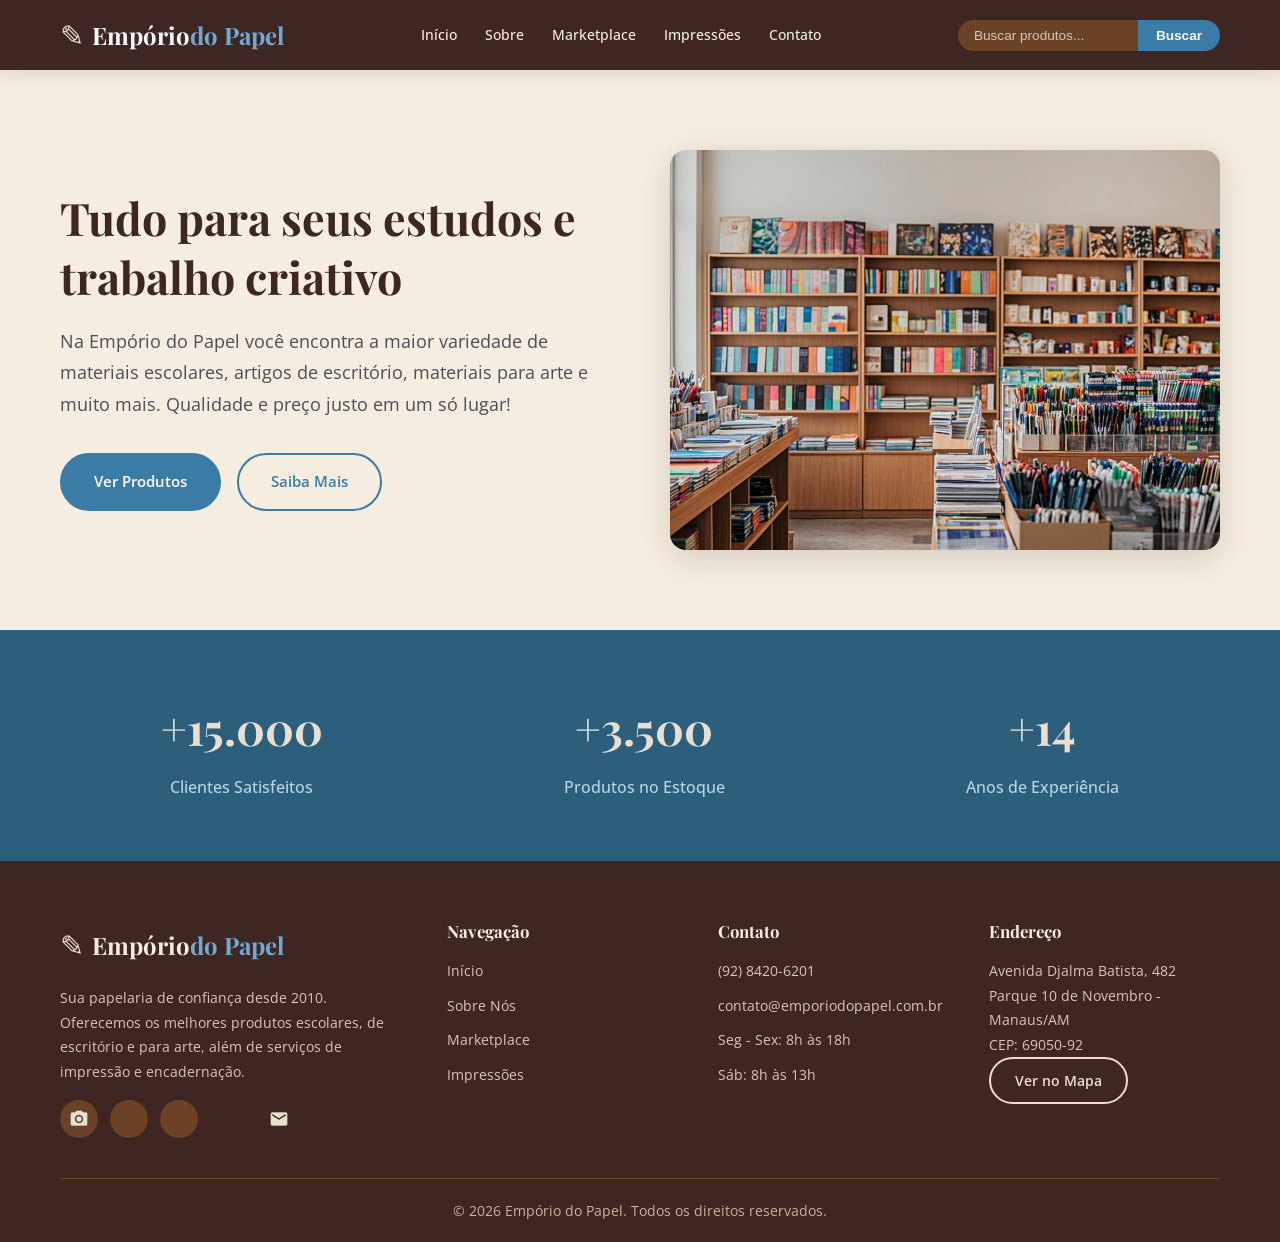
<file: index.html>
<!DOCTYPE html>
<html lang="pt-BR">
<head>
    <meta charset="UTF-8">

    <title>Empório do Papel - Papelaria & Materiais Escolares</title>
    <link rel="stylesheet" href="CSS/global.css">
    <link rel="stylesheet" href="CSS/header.css">
    <link rel="stylesheet" href="CSS/hero.css">
    <link rel="stylesheet" href="CSS/stats.css">
    <link rel="stylesheet" href="CSS/footer.css">
    <link href="https://fonts.googleapis.com/css2?family=Playfair+Display:wght@400;600;700&family=Open+Sans:wght@300;400;600;700&display=swap" rel="stylesheet">
    <link href="https://fonts.googleapis.com/icon?family=Material+Icons" rel="stylesheet">
</head>
<body>
    <header class="header">
        <div class="container header-inner">
            <div class="logo">
                <span class="logo-icon">&#9998;</span>
                <span class="logo-text">Empório<span class="logo-highlight">do Papel</span></span>
            </div>
            <nav class="nav">
                <a href="index.html">Início</a>
                <a href="pages/sobre.html">Sobre</a>
                <a href="pages/marketplace.html">Marketplace</a>
                <a href="pages/impressoes.html">Impressões</a>
                <a href="pages/contatos.html">Contato</a>
            </nav>
            <div class="header-search">
                <input type="text" placeholder="Buscar produtos..." class="search-input">
                <button class="search-btn">Buscar</button>
            </div>
        </div>
    </header>

    <section id="inicio" class="hero">
        <div class="container hero-inner">
            <div class="hero-content">
                <h1>Tudo para seus estudos e trabalho criativo</h1>
                <p>Na Empório do Papel você encontra a maior variedade de materiais escolares, artigos de escritório, materiais para arte e muito mais. Qualidade e preço justo em um só lugar!</p>
                <div class="hero-buttons">
                    <a href="#" class="btn btn-primary">Ver Produtos</a>
                    <a href="#" class="btn btn-outline">Saiba Mais</a>
                </div>
            </div>
            <div class="hero-image">
                <img src="images/hero-stationery.png" alt="Interior da papelaria Empório do Papel">
            </div>
        </div>
    </section>

    <section class="stats">
        <div class="container stats-inner">
            <div class="stat-item">
                <span class="stat-number">+15.000</span>
                <span class="stat-label">Clientes Satisfeitos</span>
            </div>
            <div class="stat-item">
                <span class="stat-number">+3.500</span>
                <span class="stat-label">Produtos no Estoque</span>
            </div>
            <div class="stat-item">
                <span class="stat-number">+14</span>
                <span class="stat-label">Anos de Experiência</span>
            </div>
        </div>
    </section>

    <footer class="footer">
        <div class="container">
            <div class="footer-grid">
                <div class="footer-col">
                    <div class="footer-logo">
                        <span class="logo-icon">&#9998;</span>
                        <span class="logo-text">Empório<span class="logo-highlight">do Papel</span></span>
                    </div>
                    <p>Sua papelaria de confiança desde 2010. Oferecemos os melhores produtos escolares, de escritório e para arte, além de serviços de impressão e encadernação.</p>
                    <div class="social-icons">
                        <a href="#" class="social-icon" aria-label="Instagram"><span class="material-icons">photo_camera</span></a>
                        <a href="#" class="social-icon" aria-label="YouTube"><span class="material-icons">play_circle</span></a>
                        <a href="#" class="social-icon" aria-label="TikTok"><span class="material-icons">alternate_email</span></a>
                    </div>
                </div>
                <div class="footer-col">
                    <h4>Navegação</h4>
                    <ul>
                        <li><a href="index.html">Início</a></li>
                        <li><a href="pages/sobre.html">Sobre Nós</a></li>
                        <li><a href="pages/marketplace.html">Marketplace</a></li>
                        <li><a href="pages/impressoes.html">Impressões</a></li>
                    </ul>
                </div>
                <div class="footer-col">
                    <h4>Contato</h4>
                    <ul>
                        <li>(92) 8420-6201</li>
                        <li>contato@emporiodopapel.com.br</li>
                        <li>Seg - Sex: 8h às 18h</li>
                        <li>Sáb: 8h às 13h</li>
                    </ul>
                </div>
                <div class="footer-col">
                    <h4>Endereço</h4>
                    <p>Avenida Djalma Batista, 482 <br>Parque 10 de Novembro - Manaus/AM<br>CEP: 69050-92</p>
                    <a href="#" class="btn btn-small btn-outline-light">Ver no Mapa</a>
                </div>
            </div>
            <div class="footer-bottom">
                <p>&copy; 2026 Empório do Papel. Todos os direitos reservados.</p>
            </div>
        </div>
    </footer>
</body>
</html>
</file>
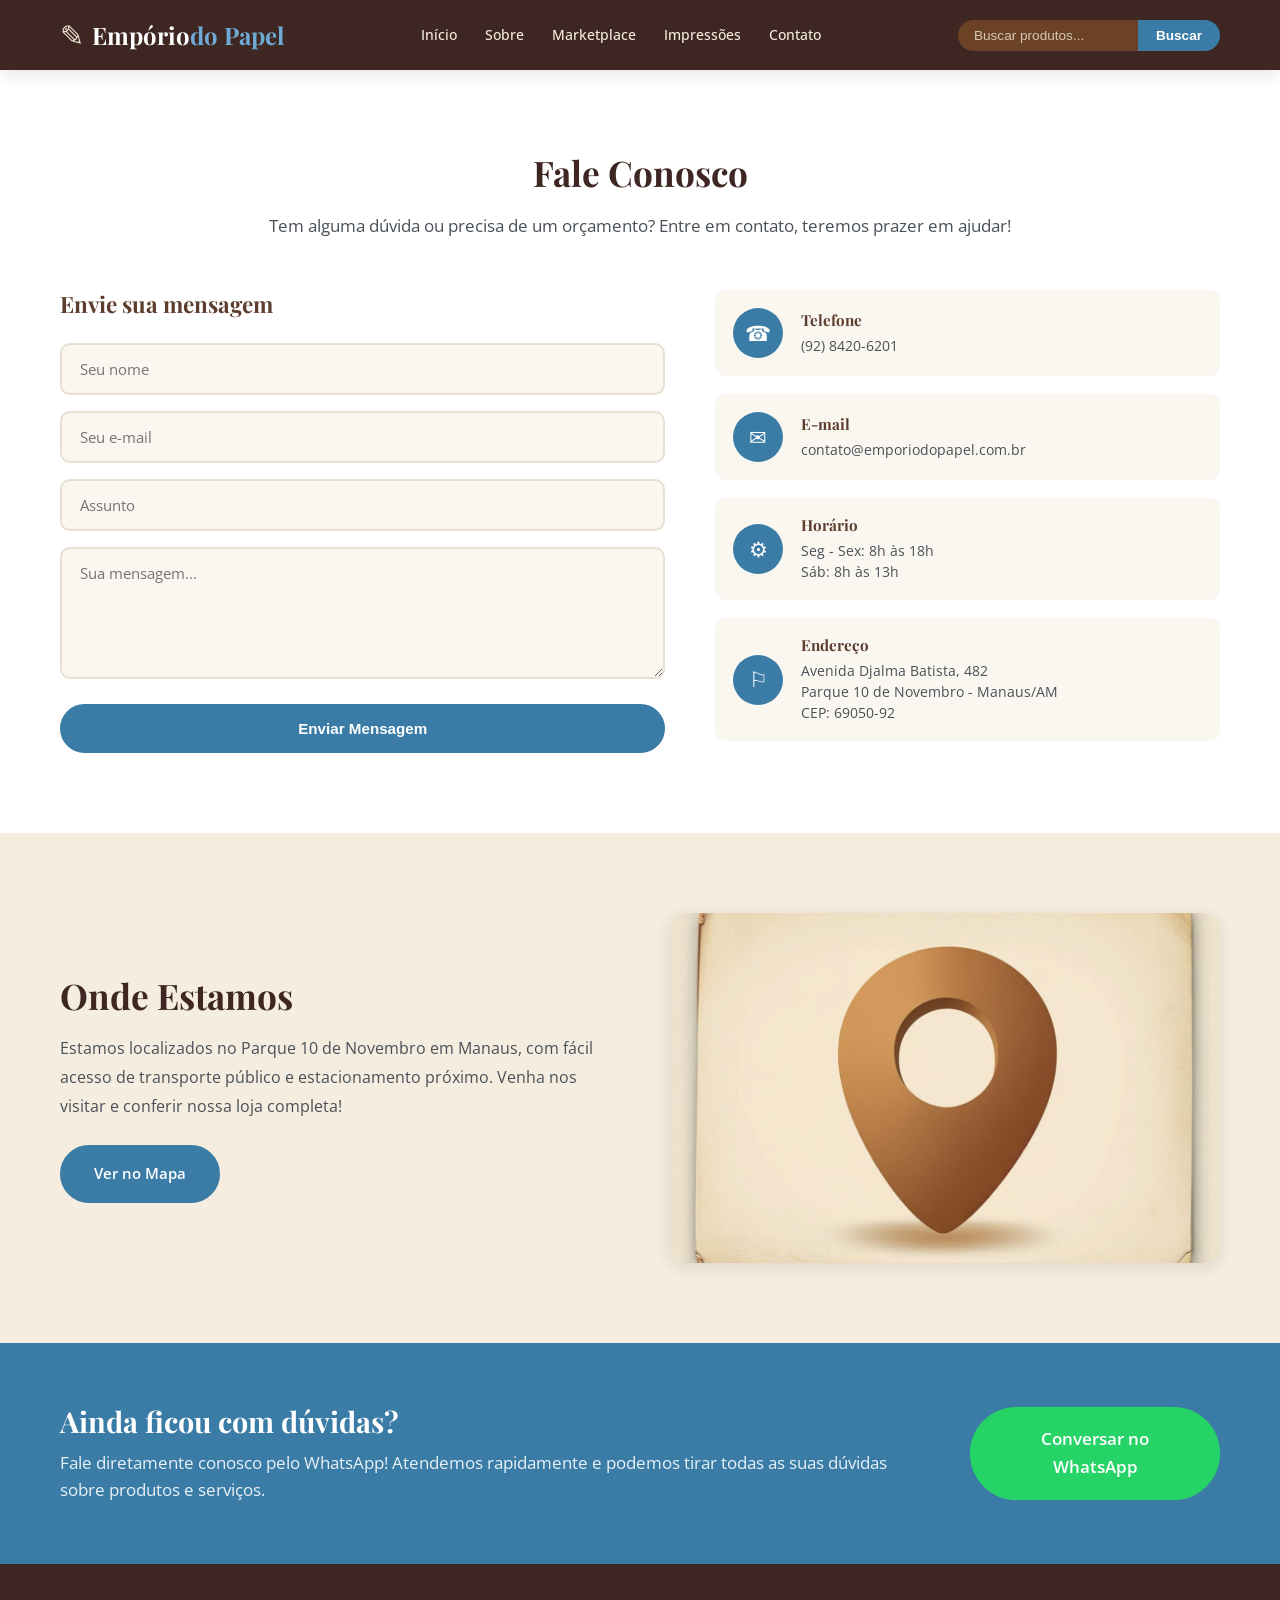
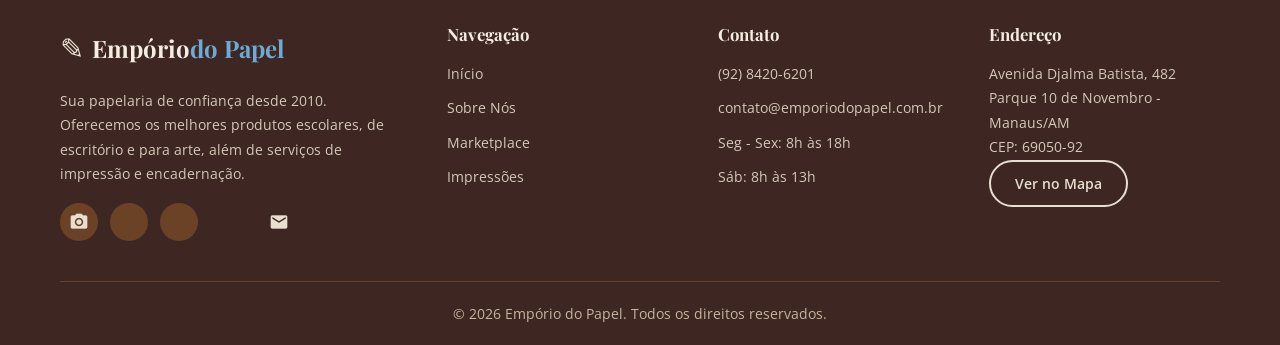
<file: pages/contatos.html>
<!DOCTYPE html>
<html lang="pt-BR">
<head>
    <meta charset="UTF-8">

    <title>Contato - Empório do Papel</title>
    <link rel="stylesheet" href="../CSS/global.css">
    <link rel="stylesheet" href="../CSS/header.css">
    <link rel="stylesheet" href="../CSS/contatos.css">
    <link rel="stylesheet" href="../CSS/footer.css">
    <link href="https://fonts.googleapis.com/css2?family=Playfair+Display:wght@400;600;700&family=Open+Sans:wght@300;400;600;700&display=swap" rel="stylesheet">
    <link href="https://fonts.googleapis.com/icon?family=Material+Icons" rel="stylesheet">
</head>
<body>
    <header class="header">
        <div class="container header-inner">
            <div class="logo">
                <span class="logo-icon">&#9998;</span>
                <span class="logo-text">Empório<span class="logo-highlight">do Papel</span></span>
            </div>
            <nav class="nav">
                <a href="../index.html">Início</a>
                <a href="sobre.html">Sobre</a>
                <a href="marketplace.html">Marketplace</a>
                <a href="impressoes.html">Impressões</a>
                <a href="contatos.html">Contato</a>
            </nav>
            <div class="header-search">
                <input type="text" placeholder="Buscar produtos..." class="search-input">
                <button class="search-btn">Buscar</button>
            </div>
        </div>
    </header>

    <section id="contato" class="contact">
        <div class="container">
            <div class="contact-header">
                <h2>Fale Conosco</h2>
                <p>Tem alguma dúvida ou precisa de um orçamento? Entre em contato, teremos prazer em ajudar!</p>
            </div>
            <div class="contact-inner">
                <div class="contact-form">
                    <h3>Envie sua mensagem</h3>
                    <form>
                        <div class="form-group">
                            <input type="text" placeholder="Seu nome" required>
                        </div>
                        <div class="form-group">
                            <input type="email" placeholder="Seu e-mail" required>
                        </div>
                        <div class="form-group">
                            <input type="text" placeholder="Assunto">
                        </div>
                        <div class="form-group">
                            <textarea placeholder="Sua mensagem..." rows="5" required></textarea>
                        </div>
                        <button type="submit" class="btn btn-primary btn-full">Enviar Mensagem</button>
                    </form>
                </div>
                <div class="contact-info">
                    <div class="info-card">
                        <div class="info-icon">&#9742;</div>
                        <div class="info-text">
                            <h4>Telefone</h4>
                            <p>(92) 8420-6201</p>
                        </div>
                    </div>
                    <div class="info-card">
                        <div class="info-icon">&#9993;</div>
                        <div class="info-text">
                            <h4>E-mail</h4>
                            <p>contato@emporiodopapel.com.br</p>
                        </div>
                    </div>
                    <div class="info-card">
                        <div class="info-icon">&#9881;</div>
                        <div class="info-text">
                            <h4>Horário</h4>
                            <p>Seg - Sex: 8h às 18h<br>Sáb: 8h às 13h</p>
                        </div>
                    </div>
                    <div class="info-card">
                        <div class="info-icon">&#9872;</div>
                        <div class="info-text">
                            <h4>Endereço</h4>
                            <p>Avenida Djalma Batista, 482<br>Parque 10 de Novembro - Manaus/AM<br>CEP: 69050-92</p>
                        </div>
                    </div>
                </div>
            </div>
        </div>
    </section>

    <section class="location">
        <div class="container location-inner">
            <div class="location-text">
                <h2>Onde Estamos</h2>
                <p>Estamos localizados no Parque 10 de Novembro em Manaus, com fácil acesso de transporte público e estacionamento próximo. Venha nos visitar e conferir nossa loja completa!</p>
                <a href="#" class="btn btn-primary">Ver no Mapa</a>
            </div>
            <div class="location-map">
                <img src="../images/location-map.png" alt="Localização Empório do Papel">
            </div>
        </div>
    </section>

    <section class="whatsapp-section">
        <div class="container whatsapp-inner">
            <div class="whatsapp-text">
                <h2>Ainda ficou com dúvidas?</h2>
                <p>Fale diretamente conosco pelo WhatsApp! Atendemos rapidamente e podemos tirar todas as suas dúvidas sobre produtos e serviços.</p>
            </div>
            <a href="#" class="btn btn-whatsapp">Conversar no WhatsApp</a>
        </div>
    </section>

    <footer class="footer">
        <div class="container">
            <div class="footer-grid">
                <div class="footer-col">
                    <div class="footer-logo">
                        <span class="logo-icon">&#9998;</span>
                        <span class="logo-text">Empório<span class="logo-highlight">do Papel</span></span>
                    </div>
                    <p>Sua papelaria de confiança desde 2010. Oferecemos os melhores produtos escolares, de escritório e para arte, além de serviços de impressão e encadernação.</p>
                    <div class="social-icons">
                        <a href="#" class="social-icon" aria-label="Instagram"><span class="material-icons">photo_camera</span></a>
                        <a href="#" class="social-icon" aria-label="YouTube"><span class="material-icons">play_circle</span></a>
                        <a href="#" class="social-icon" aria-label="TikTok"><span class="material-icons">alternate_email</span></a>
                    </div>
                </div>
                <div class="footer-col">
                    <h4>Navegação</h4>
                    <ul>
                        <li><a href="../index.html">Início</a></li>
                        <li><a href="sobre.html">Sobre Nós</a></li>
                        <li><a href="marketplace.html">Marketplace</a></li>
                        <li><a href="impressoes.html">Impressões</a></li>
                    </ul>
                </div>
                <div class="footer-col">
                    <h4>Contato</h4>
                    <ul>
                        <li>(92) 8420-6201</li>
                        <li>contato@emporiodopapel.com.br</li>
                        <li>Seg - Sex: 8h às 18h</li>
                        <li>Sáb: 8h às 13h</li>
                    </ul>
                </div>
                <div class="footer-col">
                    <h4>Endereço</h4>
                    <p>Avenida Djalma Batista, 482 <br>Parque 10 de Novembro - Manaus/AM<br>CEP: 69050-92</p>
                    <a href="#" class="btn btn-small btn-outline-light">Ver no Mapa</a>
                </div>
            </div>
            <div class="footer-bottom">
                <p>&copy; 2026 Empório do Papel. Todos os direitos reservados.</p>
            </div>
        </div>
    </footer>
</body>
</html>
</file>
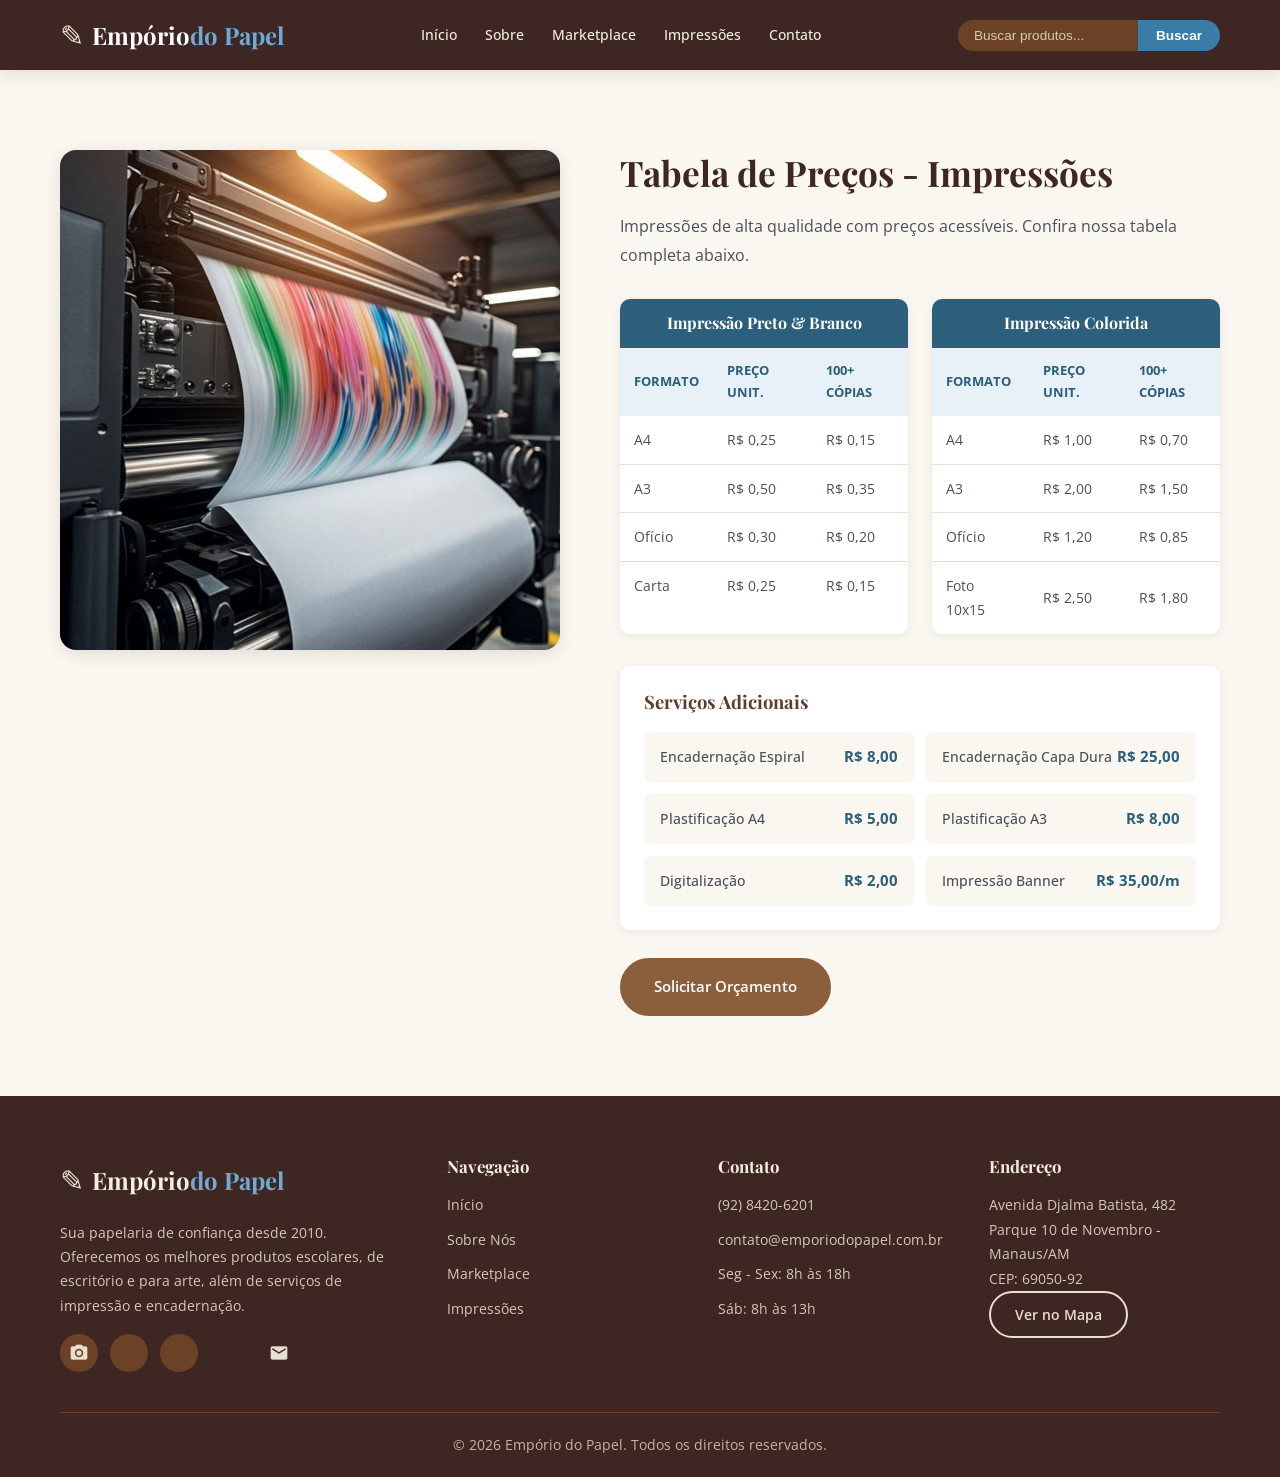
<file: pages/impressoes.html>
<!DOCTYPE html>
<html lang="pt-BR">
<head>
    <meta charset="UTF-8">

    <title>Impressões - Empório do Papel</title>
    <link rel="stylesheet" href="../CSS/global.css">
    <link rel="stylesheet" href="../CSS/header.css">
    <link rel="stylesheet" href="../CSS/impressoes.css">
    <link rel="stylesheet" href="../CSS/footer.css">
    <link href="https://fonts.googleapis.com/css2?family=Playfair+Display:wght@400;600;700&family=Open+Sans:wght@300;400;600;700&display=swap" rel="stylesheet">
    <link href="https://fonts.googleapis.com/icon?family=Material+Icons" rel="stylesheet">
</head>
<body>
    <header class="header">
        <div class="container header-inner">
            <div class="logo">
                <span class="logo-icon">&#9998;</span>
                <span class="logo-text">Empório<span class="logo-highlight">do Papel</span></span>
            </div>
            <nav class="nav">
                <a href="../index.html">Início</a>
                <a href="sobre.html">Sobre</a>
                <a href="marketplace.html">Marketplace</a>
                <a href="impressoes.html">Impressões</a>
                <a href="contatos.html">Contato</a>
            </nav>
            <div class="header-search">
                <input type="text" placeholder="Buscar produtos..." class="search-input">
                <button class="search-btn">Buscar</button>
            </div>
        </div>
    </header>

    <section id="impressoes" class="printing">
        <div class="container">
            <div class="printing-inner">
                <div class="printing-image">
                    <img src="../images/printing-service.png" alt="Serviço de Impressão">
                </div>
                <div class="printing-content">
                    <h2>Tabela de Preços - Impressões</h2>
                    <p>Impressões de alta qualidade com preços acessíveis. Confira nossa tabela completa abaixo.</p>
                    <div class="printing-tables">
                        <div class="price-table">
                            <h3>Impressão Preto & Branco</h3>
                            <table>
                                <thead>
                                    <tr>
                                        <th>Formato</th>
                                        <th>Preço Unit.</th>
                                        <th>100+ cópias</th>
                                    </tr>
                                </thead>
                                <tbody>
                                    <tr>
                                        <td>A4</td>
                                        <td>R$ 0,25</td>
                                        <td>R$ 0,15</td>
                                    </tr>
                                    <tr>
                                        <td>A3</td>
                                        <td>R$ 0,50</td>
                                        <td>R$ 0,35</td>
                                    </tr>
                                    <tr>
                                        <td>Ofício</td>
                                        <td>R$ 0,30</td>
                                        <td>R$ 0,20</td>
                                    </tr>
                                    <tr>
                                        <td>Carta</td>
                                        <td>R$ 0,25</td>
                                        <td>R$ 0,15</td>
                                    </tr>
                                </tbody>
                            </table>
                        </div>
                        <div class="price-table">
                            <h3>Impressão Colorida</h3>
                            <table>
                                <thead>
                                    <tr>
                                        <th>Formato</th>
                                        <th>Preço Unit.</th>
                                        <th>100+ cópias</th>
                                    </tr>
                                </thead>
                                <tbody>
                                    <tr>
                                        <td>A4</td>
                                        <td>R$ 1,00</td>
                                        <td>R$ 0,70</td>
                                    </tr>
                                    <tr>
                                        <td>A3</td>
                                        <td>R$ 2,00</td>
                                        <td>R$ 1,50</td>
                                    </tr>
                                    <tr>
                                        <td>Ofício</td>
                                        <td>R$ 1,20</td>
                                        <td>R$ 0,85</td>
                                    </tr>
                                    <tr>
                                        <td>Foto 10x15</td>
                                        <td>R$ 2,50</td>
                                        <td>R$ 1,80</td>
                                    </tr>
                                </tbody>
                            </table>
                        </div>
                    </div>
                    <div class="extra-services">
                        <h3>Serviços Adicionais</h3>
                        <div class="extra-grid">
                            <div class="extra-item">
                                <span class="extra-name">Encadernação Espiral</span>
                                <span class="extra-price">R$ 8,00</span>
                            </div>
                            <div class="extra-item">
                                <span class="extra-name">Encadernação Capa Dura</span>
                                <span class="extra-price">R$ 25,00</span>
                            </div>
                            <div class="extra-item">
                                <span class="extra-name">Plastificação A4</span>
                                <span class="extra-price">R$ 5,00</span>
                            </div>
                            <div class="extra-item">
                                <span class="extra-name">Plastificação A3</span>
                                <span class="extra-price">R$ 8,00</span>
                            </div>
                            <div class="extra-item">
                                <span class="extra-name">Digitalização</span>
                                <span class="extra-price">R$ 2,00</span>
                            </div>
                            <div class="extra-item">
                                <span class="extra-name">Impressão Banner</span>
                                <span class="extra-price">R$ 35,00/m</span>
                            </div>
                        </div>
                    </div>
                    <a href="#" class="btn btn-secondary">Solicitar Orçamento</a>
                </div>
            </div>
        </div>
    </section>

    <footer class="footer">
        <div class="container">
            <div class="footer-grid">
                <div class="footer-col">
                    <div class="footer-logo">
                        <span class="logo-icon">&#9998;</span>
                        <span class="logo-text">Empório<span class="logo-highlight">do Papel</span></span>
                    </div>
                    <p>Sua papelaria de confiança desde 2010. Oferecemos os melhores produtos escolares, de escritório e para arte, além de serviços de impressão e encadernação.</p>
                    <div class="social-icons">
                        <a href="#" class="social-icon" aria-label="Instagram"><span class="material-icons">photo_camera</span></a>
                        <a href="#" class="social-icon" aria-label="YouTube"><span class="material-icons">play_circle</span></a>
                        <a href="#" class="social-icon" aria-label="TikTok"><span class="material-icons">alternate_email</span></a>
                    </div>
                </div>
                <div class="footer-col">
                    <h4>Navegação</h4>
                    <ul>
                        <li><a href="../index.html">Início</a></li>
                        <li><a href="sobre.html">Sobre Nós</a></li>
                        <li><a href="marketplace.html">Marketplace</a></li>
                        <li><a href="impressoes.html">Impressões</a></li>
                    </ul>
                </div>
                <div class="footer-col">
                    <h4>Contato</h4>
                    <ul>
                        <li>(92) 8420-6201</li>
                        <li>contato@emporiodopapel.com.br</li>
                        <li>Seg - Sex: 8h às 18h</li>
                        <li>Sáb: 8h às 13h</li>
                    </ul>
                </div>
                <div class="footer-col">
                    <h4>Endereço</h4>
                    <p>Avenida Djalma Batista, 482 <br>Parque 10 de Novembro - Manaus/AM<br>CEP: 69050-92</p>
                    <a href="#" class="btn btn-small btn-outline-light">Ver no Mapa</a>
                </div>
            </div>
            <div class="footer-bottom">
                <p>&copy; 2026 Empório do Papel. Todos os direitos reservados.</p>
            </div>
        </div>
    </footer>
</body>
</html>
</file>
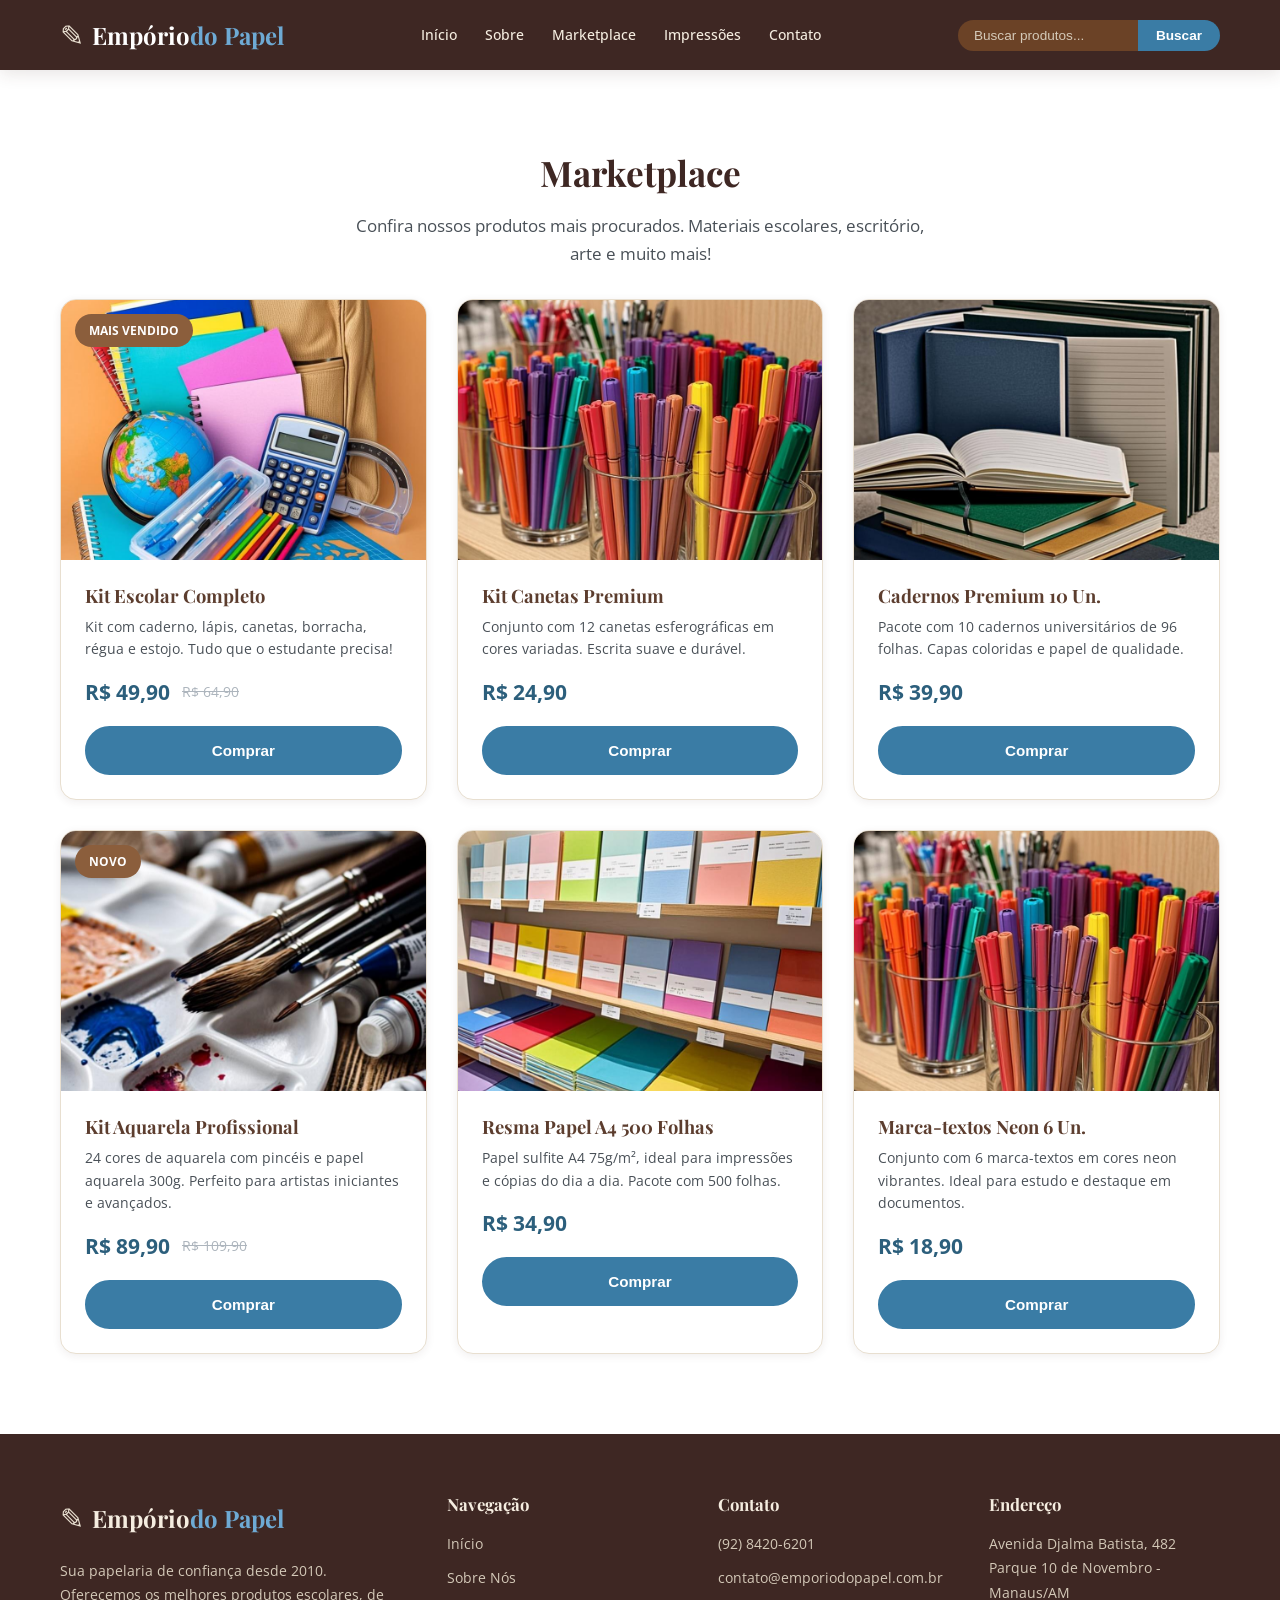
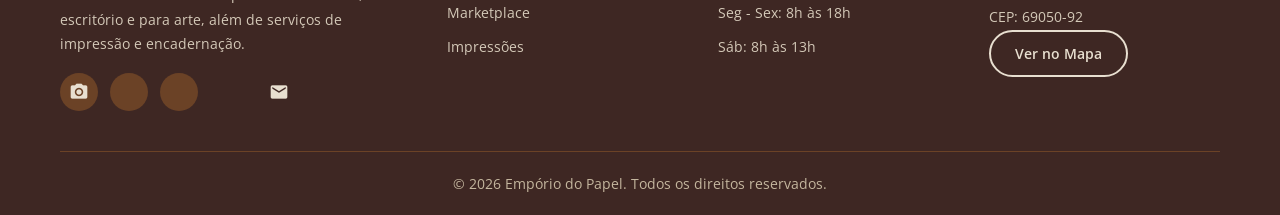
<file: pages/marketplace.html>
<!DOCTYPE html>
<html lang="pt-BR">
<head>
    <meta charset="UTF-8">

    <title>Marketplace - Empório do Papel</title>
    <link rel="stylesheet" href="../CSS/global.css">
    <link rel="stylesheet" href="../CSS/header.css">
    <link rel="stylesheet" href="../CSS/marketplace.css">
    <link rel="stylesheet" href="../CSS/footer.css">
    <link href="https://fonts.googleapis.com/css2?family=Playfair+Display:wght@400;600;700&family=Open+Sans:wght@300;400;600;700&display=swap" rel="stylesheet">
    <link href="https://fonts.googleapis.com/icon?family=Material+Icons" rel="stylesheet">
</head>
<body>
    <header class="header">
        <div class="container header-inner">
            <div class="logo">
                <span class="logo-icon">&#9998;</span>
                <span class="logo-text">Empório<span class="logo-highlight">do Papel</span></span>
            </div>
            <nav class="nav">
                <a href="../index.html">Início</a>
                <a href="sobre.html">Sobre</a>
                <a href="marketplace.html">Marketplace</a>
                <a href="impressoes.html">Impressões</a>
                <a href="contatos.html">Contato</a>
            </nav>
            <div class="header-search">
                <input type="text" placeholder="Buscar produtos..." class="search-input">
                <button class="search-btn">Buscar</button>
            </div>
        </div>
    </header>

    <section id="marketplace" class="marketplace">
        <div class="container">
            <div class="marketplace-header">
                <h2>Marketplace</h2>
                <p>Confira nossos produtos mais procurados. Materiais escolares, escritório, arte e muito mais!</p>
            </div>
            <div class="products-grid">
                <div class="product-card">
                    <div class="product-image">
                        <img src="../images/product-school-kit.png" alt="Kit Escolar Completo">
                        <span class="product-badge">Mais Vendido</span>
                    </div>
                    <div class="product-info">
                        <h3>Kit Escolar Completo</h3>
                        <p>Kit com caderno, lápis, canetas, borracha, régua e estojo. Tudo que o estudante precisa!</p>
                        <div class="product-price">
                            <span class="price-current">R$ 49,90</span>
                            <span class="price-old">R$ 64,90</span>
                        </div>
                        <button class="btn btn-primary btn-full">Comprar</button>
                    </div>
                </div>
                <div class="product-card">
                    <div class="product-image">
                        <img src="../images/product-pens.png" alt="Kit Canetas Premium">
                    </div>
                    <div class="product-info">
                        <h3>Kit Canetas Premium</h3>
                        <p>Conjunto com 12 canetas esferográficas em cores variadas. Escrita suave e durável.</p>
                        <div class="product-price">
                            <span class="price-current">R$ 24,90</span>
                        </div>
                        <button class="btn btn-primary btn-full">Comprar</button>
                    </div>
                </div>
                <div class="product-card">
                    <div class="product-image">
                        <img src="../images/product-notebooks.png" alt="Cadernos Premium">
                    </div>
                    <div class="product-info">
                        <h3>Cadernos Premium 10 Un.</h3>
                        <p>Pacote com 10 cadernos universitários de 96 folhas. Capas coloridas e papel de qualidade.</p>
                        <div class="product-price">
                            <span class="price-current">R$ 39,90</span>
                        </div>
                        <button class="btn btn-primary btn-full">Comprar</button>
                    </div>
                </div>
                <div class="product-card">
                    <div class="product-image">
                        <img src="../images/product-art.png" alt="Kit Aquarela Profissional">
                        <span class="product-badge">Novo</span>
                    </div>
                    <div class="product-info">
                        <h3>Kit Aquarela Profissional</h3>
                        <p>24 cores de aquarela com pincéis e papel aquarela 300g. Perfeito para artistas iniciantes e avançados.</p>
                        <div class="product-price">
                            <span class="price-current">R$ 89,90</span>
                            <span class="price-old">R$ 109,90</span>
                        </div>
                        <button class="btn btn-primary btn-full">Comprar</button>
                    </div>
                </div>
                <div class="product-card">
                    <div class="product-image">
                        <img src="../images/product-paper.png" alt="Resma de Papel A4">
                    </div>
                    <div class="product-info">
                        <h3>Resma Papel A4 500 Folhas</h3>
                        <p>Papel sulfite A4 75g/m², ideal para impressões e cópias do dia a dia. Pacote com 500 folhas.</p>
                        <div class="product-price">
                            <span class="price-current">R$ 34,90</span>
                        </div>
                        <button class="btn btn-primary btn-full">Comprar</button>
                    </div>
                </div>
                <div class="product-card">
                    <div class="product-image">
                        <img src="../images/product-pens.png" alt="Marca-textos Neon">
                    </div>
                    <div class="product-info">
                        <h3>Marca-textos Neon 6 Un.</h3>
                        <p>Conjunto com 6 marca-textos em cores neon vibrantes. Ideal para estudo e destaque em documentos.</p>
                        <div class="product-price">
                            <span class="price-current">R$ 18,90</span>
                        </div>
                        <button class="btn btn-primary btn-full">Comprar</button>
                    </div>
                </div>
            </div>
        </div>
    </section>

    <footer class="footer">
        <div class="container">
            <div class="footer-grid">
                <div class="footer-col">
                    <div class="footer-logo">
                        <span class="logo-icon">&#9998;</span>
                        <span class="logo-text">Empório<span class="logo-highlight">do Papel</span></span>
                    </div>
                    <p>Sua papelaria de confiança desde 2010. Oferecemos os melhores produtos escolares, de escritório e para arte, além de serviços de impressão e encadernação.</p>
                    <div class="social-icons">
                        <a href="#" class="social-icon" aria-label="Instagram"><span class="material-icons">photo_camera</span></a>
                        <a href="#" class="social-icon" aria-label="YouTube"><span class="material-icons">play_circle</span></a>
                        <a href="#" class="social-icon" aria-label="TikTok"><span class="material-icons">alternate_email</span></a>
                    </div>
                </div>
                <div class="footer-col">
                    <h4>Navegação</h4>
                    <ul>
                        <li><a href="../index.html">Início</a></li>
                        <li><a href="sobre.html">Sobre Nós</a></li>
                        <li><a href="marketplace.html">Marketplace</a></li>
                        <li><a href="impressoes.html">Impressões</a></li>
                    </ul>
                </div>
                <div class="footer-col">
                    <h4>Contato</h4>
                    <ul>
                        <li>(92) 8420-6201</li>
                        <li>contato@emporiodopapel.com.br</li>
                        <li>Seg - Sex: 8h às 18h</li>
                        <li>Sáb: 8h às 13h</li>
                    </ul>
                </div>
                <div class="footer-col">
                    <h4>Endereço</h4>
                    <p>Avenida Djalma Batista, 482 <br>Parque 10 de Novembro - Manaus/AM<br>CEP: 69050-92</p>
                    <a href="#" class="btn btn-small btn-outline-light">Ver no Mapa</a>
                </div>
            </div>
            <div class="footer-bottom">
                <p>&copy; 2026 Empório do Papel. Todos os direitos reservados.</p>
            </div>
        </div>
    </footer>
</body>
</html>
</file>
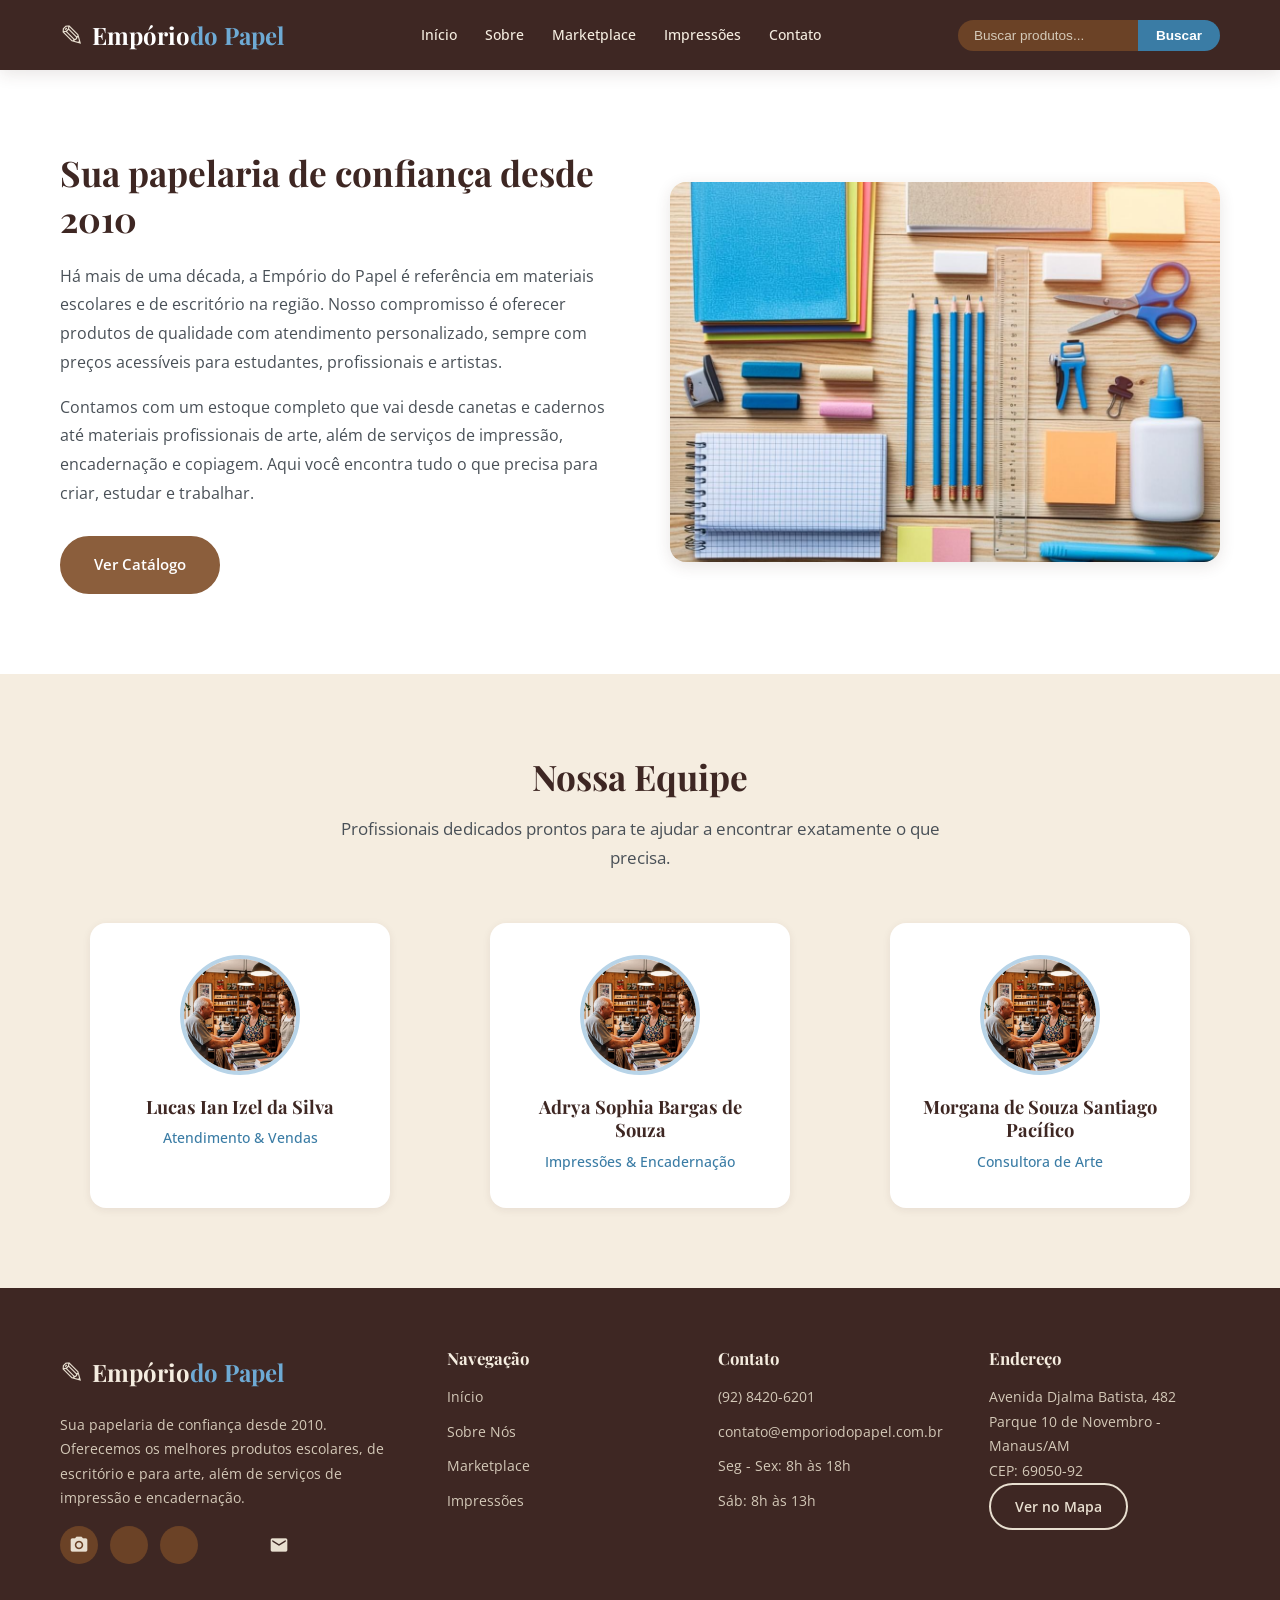
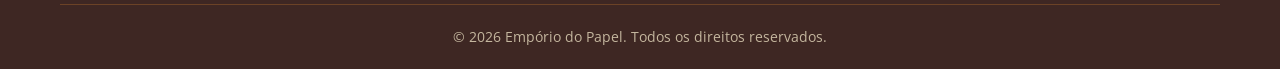
<file: pages/sobre.html>
<!DOCTYPE html>
<html lang="pt-BR">
<head>
    <meta charset="UTF-8">

    <title>Sobre - Empório do Papel</title>
    <link rel="stylesheet" href="../CSS/global.css">
    <link rel="stylesheet" href="../CSS/header.css">
    <link rel="stylesheet" href="../CSS/sobre.css">
    <link rel="stylesheet" href="../CSS/footer.css">
    <link href="https://fonts.googleapis.com/css2?family=Playfair+Display:wght@400;600;700&family=Open+Sans:wght@300;400;600;700&display=swap" rel="stylesheet">
    <link href="https://fonts.googleapis.com/icon?family=Material+Icons" rel="stylesheet">
</head>
<body>
    <header class="header">
        <div class="container header-inner">
            <div class="logo">
                <span class="logo-icon">&#9998;</span>
                <span class="logo-text">Empório<span class="logo-highlight">do Papel</span></span>
            </div>
            <nav class="nav">
                <a href="../index.html">Início</a>
                <a href="sobre.html">Sobre</a>
                <a href="marketplace.html">Marketplace</a>
                <a href="impressoes.html">Impressões</a>
                <a href="contatos.html">Contato</a>
            </nav>
            <div class="header-search">
                <input type="text" placeholder="Buscar produtos..." class="search-input">
                <button class="search-btn">Buscar</button>
            </div>
        </div>
    </header>

    <section id="sobre" class="about">
        <div class="container about-inner">
            <div class="about-text">
                <h2>Sua papelaria de confiança desde 2010</h2>
                <p>Há mais de uma década, a Empório do Papel é referência em materiais escolares e de escritório na região. Nosso compromisso é oferecer produtos de qualidade com atendimento personalizado, sempre com preços acessíveis para estudantes, profissionais e artistas.</p>
                <p>Contamos com um estoque completo que vai desde canetas e cadernos até materiais profissionais de arte, além de serviços de impressão, encadernação e copiagem. Aqui você encontra tudo o que precisa para criar, estudar e trabalhar.</p>
                <a href="#" class="btn btn-secondary">Ver Catálogo</a>
            </div>
            <div class="about-image">
                <img src="../images/about-supplies.png" alt="Materiais escolares e artísticos">
            </div>
        </div>
    </section>

    <section class="team">
        <div class="container">
            <div class="section-header">
                <h2>Nossa Equipe</h2>
                <p>Profissionais dedicados prontos para te ajudar a encontrar exatamente o que precisa.</p>
            </div>
            <div class="team-grid">
                <div class="team-card">
                    <div class="team-photo">
                        <img src="../images/team-stationery.png" alt="Lucas Ian Izel da Silva">
                    </div>
                    <h3>Lucas Ian Izel da Silva</h3>
                    <span>Atendimento & Vendas</span>
                </div>
                <div class="team-card">
                    <div class="team-photo">
                        <img src="../images/team-stationery.png" alt="Adrya Sophia Bargas de Souza">
                    </div>
                    <h3>Adrya Sophia Bargas de Souza</h3>
                    <span>Impressões & Encadernação</span>
                </div>
                <div class="team-card">
                    <div class="team-photo">
                        <img src="../images/team-stationery.png" alt="Morgana de Souza Santiago Pacífico">
                    </div>
                    <h3>Morgana de Souza Santiago Pacífico</h3>
                    <span>Consultora de Arte</span>
                </div>
            </div>
        </div>
    </section>

    <footer class="footer">
        <div class="container">
            <div class="footer-grid">
                <div class="footer-col">
                    <div class="footer-logo">
                        <span class="logo-icon">&#9998;</span>
                        <span class="logo-text">Empório<span class="logo-highlight">do Papel</span></span>
                    </div>
                    <p>Sua papelaria de confiança desde 2010. Oferecemos os melhores produtos escolares, de escritório e para arte, além de serviços de impressão e encadernação.</p>
                    <div class="social-icons">
                        <a href="#" class="social-icon" aria-label="Instagram"><span class="material-icons">photo_camera</span></a>
                        <a href="#" class="social-icon" aria-label="YouTube"><span class="material-icons">play_circle</span></a>
                        <a href="#" class="social-icon" aria-label="TikTok"><span class="material-icons">alternate_email</span></a>
                    </div>
                </div>
                <div class="footer-col">
                    <h4>Navegação</h4>
                    <ul>
                        <li><a href="../index.html">Início</a></li>
                        <li><a href="sobre.html">Sobre Nós</a></li>
                        <li><a href="marketplace.html">Marketplace</a></li>
                        <li><a href="impressoes.html">Impressões</a></li>
                    </ul>
                </div>
                <div class="footer-col">
                    <h4>Contato</h4>
                    <ul>
                        <li>(92) 8420-6201</li>
                        <li>contato@emporiodopapel.com.br</li>
                        <li>Seg - Sex: 8h às 18h</li>
                        <li>Sáb: 8h às 13h</li>
                    </ul>
                </div>
                <div class="footer-col">
                    <h4>Endereço</h4>
                    <p>Avenida Djalma Batista, 482 <br>Parque 10 de Novembro - Manaus/AM<br>CEP: 69050-92</p>
                    <a href="#" class="btn btn-small btn-outline-light">Ver no Mapa</a>
                </div>
            </div>
            <div class="footer-bottom">
                <p>&copy; 2026 Empório do Papel. Todos os direitos reservados.</p>
            </div>
        </div>
    </footer>
</body>
</html>
</file>
<file: CSS/global.css>
:root {
    --bege-100: #FAF6F0;
    --bege-200: #F5EDE0;
    --bege-300: #E8DFD0;
    --bege-400: #D4C9B8;
    --bege-500: #C4B69E;
    --azul-100: #E8F1F8;
    --azul-200: #B8D4E8;
    --azul-300: #6EAAD4;
    --azul-400: #3A7CA5;
    --azul-500: #2C5F7C;
    --azul-600: #1E3A4F;
    --marrom-100: #F0E6DC;
    --marrom-200: #C9A882;
    --marrom-300: #8B5E3C;
    --marrom-400: #6B4226;
    --marrom-500: #5C3D2E;
    --marrom-600: #3E2723;
    --white: #FFFFFF;
    --gray-100: #F8F9FA;
    --gray-200: #E9ECEF;
    --gray-300: #DEE2E6;
    --gray-500: #ADB5BD;
    --gray-700: #495057;
    --gray-900: #212529;
    --shadow-sm: 0 2px 8px rgba(62, 39, 35, 0.08);
    --shadow-md: 0 4px 16px rgba(62, 39, 35, 0.12);
    --shadow-lg: 0 8px 32px rgba(62, 39, 35, 0.16);
    --radius-sm: 6px;
    --radius-md: 10px;
    --radius-lg: 16px;
    --radius-full: 50px;
    --transition: all 0.3s ease;
}

*, *::before, *::after {
    margin: 0;
    padding: 0;
    box-sizing: border-box;
}

html {
    scroll-behavior: smooth;
}

body {
    font-family: 'Open Sans', sans-serif;
    color: var(--gray-700);
    background-color: var(--white);
    line-height: 1.7;
    min-width: 1200px;
}

h1, h2, h3, h4 {
    font-family: 'Playfair Display', serif;
    color: var(--marrom-600);
    line-height: 1.3;
}

img {
    display: block;
}

a {
    text-decoration: none;
    color: inherit;
}

ul {
    list-style: none;
}

.container {
    width: 1200px;
    margin: 0 auto;
    padding: 0 20px;
}

.btn {
    display: inline-block;
    padding: 14px 32px;
    border-radius: var(--radius-full);
    font-weight: 600;
    font-size: 0.95rem;
    cursor: pointer;
    transition: var(--transition);
    border: 2px solid transparent;
    text-align: center;
}

.btn-primary {
    background-color: var(--azul-400);
    color: var(--white);
    border-color: var(--azul-400);
}

.btn-primary:hover {
    background-color: var(--azul-500);
    border-color: var(--azul-500);
    transform: translateY(-2px);
    box-shadow: var(--shadow-md);
}

.btn-secondary {
    background-color: var(--marrom-300);
    color: var(--white);
    border-color: var(--marrom-300);
}

.btn-secondary:hover {
    background-color: var(--marrom-400);
    border-color: var(--marrom-400);
    transform: translateY(-2px);
    box-shadow: var(--shadow-md);
}

.btn-outline {
    background: transparent;
    color: var(--azul-400);
    border-color: var(--azul-400);
}

.btn-outline:hover {
    background-color: var(--azul-400);
    color: var(--white);
    transform: translateY(-2px);
}

.btn-outline-light {
    background: transparent;
    color: var(--bege-300);
    border-color: var(--bege-300);
    padding: 10px 24px;
    font-size: 0.85rem;
}

.btn-outline-light:hover {
    background-color: var(--bege-300);
    color: var(--marrom-600);
}

.btn-small {
    padding: 10px 24px;
    font-size: 0.85rem;
}

.btn-full {
    width: 100%;
}

.btn-whatsapp {
    background-color: #25D366;
    color: var(--white);
    border-color: #25D366;
    padding: 16px 40px;
    font-size: 1.05rem;
}

.btn-whatsapp:hover {
    background-color: #1DA851;
    border-color: #1DA851;
    transform: translateY(-2px);
    box-shadow: var(--shadow-md);
}

.section-header {
    text-align: center;
    margin-bottom: 50px;
}

.section-header h2 {
    font-size: 2.2rem;
    margin-bottom: 16px;
}

.section-header p {
    font-size: 1.05rem;
    color: var(--gray-700);
    max-width: 600px;
    margin: 0 auto;
}
</file>
<file: CSS/header.css>
.header {
    background-color: var(--marrom-600);
    padding: 0;
    position: sticky;
    top: 0;
    z-index: 1000;
    box-shadow: var(--shadow-md);
}

.header-inner {
    display: flex;
    align-items: center;
    justify-content: space-between;
    height: 70px;
}

.logo {
    display: flex;
    align-items: center;
    gap: 8px;
}

.logo-icon {
    font-size: 1.8rem;
    color: var(--bege-300);
}

.logo-text {
    font-family: 'Playfair Display', serif;
    font-size: 1.5rem;
    font-weight: 700;
    color: var(--white);
}

.logo-highlight {
    color: var(--azul-300);
}

.nav {
    display: flex;
    gap: 28px;
}

.nav a {
    color: var(--bege-200);
    font-weight: 500;
    font-size: 0.9rem;
}

.header-search {
    display: flex;
    align-items: center;
    gap: 0;
}

.search-input {
    padding: 8px 16px;
    border: none;
    border-radius: var(--radius-full) 0 0 var(--radius-full);
    background-color: var(--marrom-400);
    color: var(--bege-200);
    font-size: 0.85rem;
    outline: none;
    width: 180px;
}

.search-input::placeholder {
    color: var(--bege-400);
}

.search-btn {
    padding: 8px 18px;
    border: none;
    border-radius: 0 var(--radius-full) var(--radius-full) 0;
    background-color: var(--azul-400);
    color: var(--white);
    font-size: 0.85rem;
    font-weight: 600;
    cursor: pointer;
}
</file>
<file: CSS/hero.css>
.hero {
    background-color: var(--bege-200);
    padding: 80px 0;
}

.hero-inner {
    display: flex;
    align-items: center;
    gap: 60px;
}

.hero-content {
    flex: 1;
}

.hero-content h1 {
    font-size: 2.8rem;
    margin-bottom: 20px;
    color: var(--marrom-600);
}

.hero-content p {
    font-size: 1.1rem;
    color: var(--gray-700);
    margin-bottom: 32px;
    line-height: 1.8;
}

.hero-buttons {
    display: flex;
    gap: 16px;
}

.hero-image {
    flex: 1;
    border-radius: var(--radius-lg);
    overflow: hidden;
    box-shadow: var(--shadow-lg);
}

.hero-image img {
    width: 100%;
    height: 400px;
    object-fit: cover;
}
</file>
<file: CSS/stats.css>
.stats {
    background-color: var(--azul-500);
    padding: 60px 0;
}

.stats-inner {
    display: flex;
    justify-content: space-around;
    text-align: center;
    gap: 40px;
}

.stat-item {
    display: flex;
    flex-direction: column;
}

.stat-number {
    font-family: 'Playfair Display', serif;
    font-size: 2.8rem;
    font-weight: 700;
    color: var(--bege-300);
    margin-bottom: 8px;
}

.stat-label {
    font-size: 1rem;
    color: var(--azul-200);
    font-weight: 500;
}
</file>
<file: CSS/footer.css>
.footer {
    background-color: var(--marrom-600);
    padding: 60px 0 0;
    color: var(--bege-300);
}

.footer-grid {
    display: grid;
    grid-template-columns: 1.5fr 1fr 1fr 1fr;
    gap: 40px;
    padding-bottom: 40px;
    border-bottom: 1px solid var(--marrom-400);
}

.footer-logo {
    display: flex;
    align-items: center;
    gap: 8px;
    margin-bottom: 16px;
}

.footer .logo-text {
    color: var(--bege-200);
}

.footer .logo-highlight {
    color: var(--azul-300);
}

.footer .logo-icon {
    color: var(--bege-300);
}

.footer-col p {
    font-size: 0.9rem;
    line-height: 1.7;
    color: var(--bege-400);
}

.footer-col h4 {
    font-size: 1.05rem;
    color: var(--bege-200);
    margin-bottom: 16px;
    font-family: 'Playfair Display', serif;
}

.footer-col ul li {
    margin-bottom: 10px;
    font-size: 0.9rem;
    color: var(--bege-400);
}

.footer-col ul li a {
    color: var(--bege-400);
    transition: var(--transition);
}

.footer-col ul li a:hover {
    color: var(--azul-300);
}

.social-icons {
    display: flex;
    gap: 12px;
    margin-top: 16px;
}

.social-icon {
    width: 38px;
    height: 38px;
    border-radius: 50%;
    background-color: var(--marrom-400);
    color: var(--bege-300);
    display: flex;
    align-items: center;
    justify-content: center;
    transition: var(--transition);
}

.social-icon .material-icons {
    font-size: 20px;
}

.social-icon:hover {
    background-color: var(--azul-400);
    color: var(--white);
}

.footer-bottom {
    padding: 20px 0;
    text-align: center;
}

.footer-bottom p {
    font-size: 0.85rem;
    color: var(--bege-500);
}
</file>
<file: CSS/contatos.css>
.contact {
    padding: 80px 0;
    background-color: var(--white);
}

.contact-header {
    text-align: center;
    margin-bottom: 50px;
}

.contact-header h2 {
    font-size: 2.2rem;
    margin-bottom: 16px;
}

.contact-header p {
    font-size: 1.05rem;
    color: var(--gray-700);
}

.contact-inner {
    display: grid;
    grid-template-columns: 1.2fr 1fr;
    gap: 50px;
}

.contact-form h3 {
    font-size: 1.4rem;
    margin-bottom: 24px;
    color: var(--marrom-500);
}

.form-group {
    margin-bottom: 16px;
}

.form-group input,
.form-group textarea {
    width: 100%;
    padding: 14px 18px;
    border: 2px solid var(--bege-300);
    border-radius: var(--radius-md);
    font-family: 'Open Sans', sans-serif;
    font-size: 0.95rem;
    color: var(--gray-700);
    background-color: var(--bege-100);
    transition: var(--transition);
    outline: none;
}

.form-group input:focus,
.form-group textarea:focus {
    border-color: var(--azul-400);
    background-color: var(--white);
}

.form-group textarea {
    resize: vertical;
    min-height: 120px;
}

.contact-info {
    display: flex;
    flex-direction: column;
    gap: 18px;
}

.info-card {
    display: flex;
    align-items: center;
    gap: 18px;
    padding: 18px;
    background-color: var(--bege-100);
    border-radius: var(--radius-md);
    transition: var(--transition);
}

.info-card:hover {
    background-color: var(--bege-200);
    transform: translateX(4px);
}

.info-icon {
    width: 50px;
    height: 50px;
    border-radius: 50%;
    background-color: var(--azul-400);
    color: var(--white);
    display: flex;
    align-items: center;
    justify-content: center;
    font-size: 1.3rem;
    flex-shrink: 0;
}

.info-text h4 {
    font-size: 0.95rem;
    margin-bottom: 4px;
    color: var(--marrom-500);
}

.info-text p {
    font-size: 0.88rem;
    color: var(--gray-700);
    line-height: 1.5;
}

.location {
    padding: 80px 0;
    background-color: var(--bege-200);
}

.location-inner {
    display: flex;
    gap: 60px;
    align-items: center;
}

.location-text {
    flex: 1;
}

.location-text h2 {
    font-size: 2.2rem;
    margin-bottom: 16px;
}

.location-text p {
    margin-bottom: 24px;
    line-height: 1.8;
}

.location-map {
    flex: 1;
    border-radius: var(--radius-lg);
    overflow: hidden;
    box-shadow: var(--shadow-md);
}

.location-map img {
    width: 100%;
    height: 350px;
    object-fit: cover;
}

.whatsapp-section {
    padding: 60px 0;
    background-color: var(--azul-400);
}

.whatsapp-inner {
    display: flex;
    align-items: center;
    justify-content: space-between;
    gap: 40px;
}

.whatsapp-text h2 {
    font-size: 1.8rem;
    color: var(--white);
    margin-bottom: 10px;
}

.whatsapp-text p {
    color: var(--azul-100);
    font-size: 1.05rem;
    line-height: 1.6;
}
</file>
<file: CSS/impressoes.css>
.printing {
    padding: 80px 0;
    background-color: var(--bege-100);
}

.printing-inner {
    display: flex;
    gap: 60px;
    align-items: flex-start;
}

.printing-image {
    flex: 1;
    border-radius: var(--radius-lg);
    overflow: hidden;
    box-shadow: var(--shadow-md);
    position: sticky;
    top: 90px;
}

.printing-image img {
    width: 100%;
    height: 500px;
    object-fit: cover;
}

.printing-content {
    flex: 1.2;
}

.printing-content h2 {
    font-size: 2.2rem;
    margin-bottom: 16px;
}

.printing-content > p {
    margin-bottom: 30px;
    line-height: 1.8;
}

.printing-tables {
    display: grid;
    grid-template-columns: repeat(2, 1fr);
    gap: 24px;
    margin-bottom: 32px;
}

.price-table {
    background-color: var(--white);
    border-radius: var(--radius-md);
    overflow: hidden;
    box-shadow: var(--shadow-sm);
}

.price-table h3 {
    font-size: 1rem;
    padding: 14px 18px;
    background-color: var(--azul-500);
    color: var(--white);
    text-align: center;
}

.price-table table {
    width: 100%;
    border-collapse: collapse;
}

.price-table th {
    padding: 12px 14px;
    font-size: 0.8rem;
    font-weight: 700;
    text-transform: uppercase;
    color: var(--azul-500);
    background-color: var(--azul-100);
    text-align: left;
}

.price-table td {
    padding: 12px 14px;
    font-size: 0.88rem;
    border-bottom: 1px solid var(--bege-300);
    color: var(--gray-700);
}

.price-table tr:last-child td {
    border-bottom: none;
}

.extra-services {
    background-color: var(--white);
    border-radius: var(--radius-md);
    padding: 24px;
    margin-bottom: 28px;
    box-shadow: var(--shadow-sm);
}

.extra-services h3 {
    font-size: 1.15rem;
    margin-bottom: 18px;
    color: var(--marrom-500);
}

.extra-grid {
    display: grid;
    grid-template-columns: repeat(2, 1fr);
    gap: 12px;
}

.extra-item {
    display: flex;
    justify-content: space-between;
    align-items: center;
    padding: 12px 16px;
    background-color: var(--bege-100);
    border-radius: var(--radius-sm);
    transition: var(--transition);
}

.extra-item:hover {
    background-color: var(--bege-200);
}

.extra-name {
    font-size: 0.9rem;
    color: var(--gray-700);
    font-weight: 500;
}

.extra-price {
    font-weight: 700;
    color: var(--azul-500);
    font-size: 0.95rem;
}
</file>
<file: CSS/marketplace.css>
.marketplace {
    padding: 80px 0;
    background-color: var(--white);
}

.marketplace-header {
    text-align: center;
    margin-bottom: 30px;
}

.marketplace-header h2 {
    font-size: 2.2rem;
    margin-bottom: 16px;
}

.marketplace-header p {
    font-size: 1.05rem;
    color: var(--gray-700);
    max-width: 600px;
    margin: 0 auto;
}

.products-grid {
    display: grid;
    grid-template-columns: repeat(3, 1fr);
    gap: 30px;
}

.product-card {
    background-color: var(--white);
    border-radius: var(--radius-lg);
    overflow: hidden;
    box-shadow: var(--shadow-sm);
    transition: var(--transition);
    border: 1px solid var(--bege-300);
}

.product-card:hover {
    transform: translateY(-6px);
    box-shadow: var(--shadow-lg);
}

.product-image {
    height: 260px;
    overflow: hidden;
    position: relative;
}

.product-image img {
    width: 100%;
    height: 100%;
    object-fit: cover;
    transition: var(--transition);
}

.product-card:hover .product-image img {
    transform: scale(1.05);
}

.product-badge {
    position: absolute;
    top: 14px;
    left: 14px;
    background-color: var(--marrom-300);
    color: var(--white);
    padding: 6px 14px;
    border-radius: var(--radius-full);
    font-size: 0.78rem;
    font-weight: 700;
    text-transform: uppercase;
}

.product-info {
    padding: 24px;
}

.product-info h3 {
    font-size: 1.15rem;
    margin-bottom: 8px;
    color: var(--marrom-500);
}

.product-info p {
    font-size: 0.88rem;
    color: var(--gray-700);
    margin-bottom: 14px;
    line-height: 1.6;
}

.product-price {
    display: flex;
    align-items: center;
    gap: 12px;
    margin-bottom: 16px;
}

.price-current {
    font-size: 1.3rem;
    font-weight: 700;
    color: var(--azul-500);
}

.price-old {
    font-size: 0.9rem;
    color: var(--gray-500);
    text-decoration: line-through;
}
</file>
<file: CSS/sobre.css>
.about {
    padding: 80px 0;
    background-color: var(--white);
}

.about-inner {
    display: flex;
    align-items: center;
    gap: 60px;
}

.about-text {
    flex: 1;
}

.about-text h2 {
    font-size: 2.2rem;
    margin-bottom: 20px;
}

.about-text p {
    margin-bottom: 16px;
    line-height: 1.8;
}

.about-text .btn {
    margin-top: 12px;
}

.about-image {
    flex: 1;
    border-radius: var(--radius-lg);
    overflow: hidden;
    box-shadow: var(--shadow-md);
}

.about-image img {
    width: 100%;
    height: 380px;
    object-fit: cover;
}

.team {
    padding: 80px 0;
    background-color: var(--bege-200);
}

.team-grid {
    display: grid;
    grid-template-columns: repeat(3, 1fr);
    gap: 40px;
    justify-items: center;
}

.team-card {
    text-align: center;
    background-color: var(--white);
    border-radius: var(--radius-lg);
    padding: 32px 24px;
    box-shadow: var(--shadow-sm);
    transition: var(--transition);
    width: 100%;
    max-width: 300px;
}

.team-card:hover {
    transform: translateY(-4px);
    box-shadow: var(--shadow-md);
}

.team-photo {
    width: 120px;
    height: 120px;
    border-radius: 50%;
    overflow: hidden;
    margin: 0 auto 20px;
    border: 4px solid var(--azul-200);
}

.team-photo img {
    width: 100%;
    height: 100%;
    object-fit: cover;
}

.team-card h3 {
    font-size: 1.15rem;
    margin-bottom: 6px;
}

.team-card span {
    font-size: 0.9rem;
    color: var(--azul-400);
    font-weight: 500;
}
</file>
